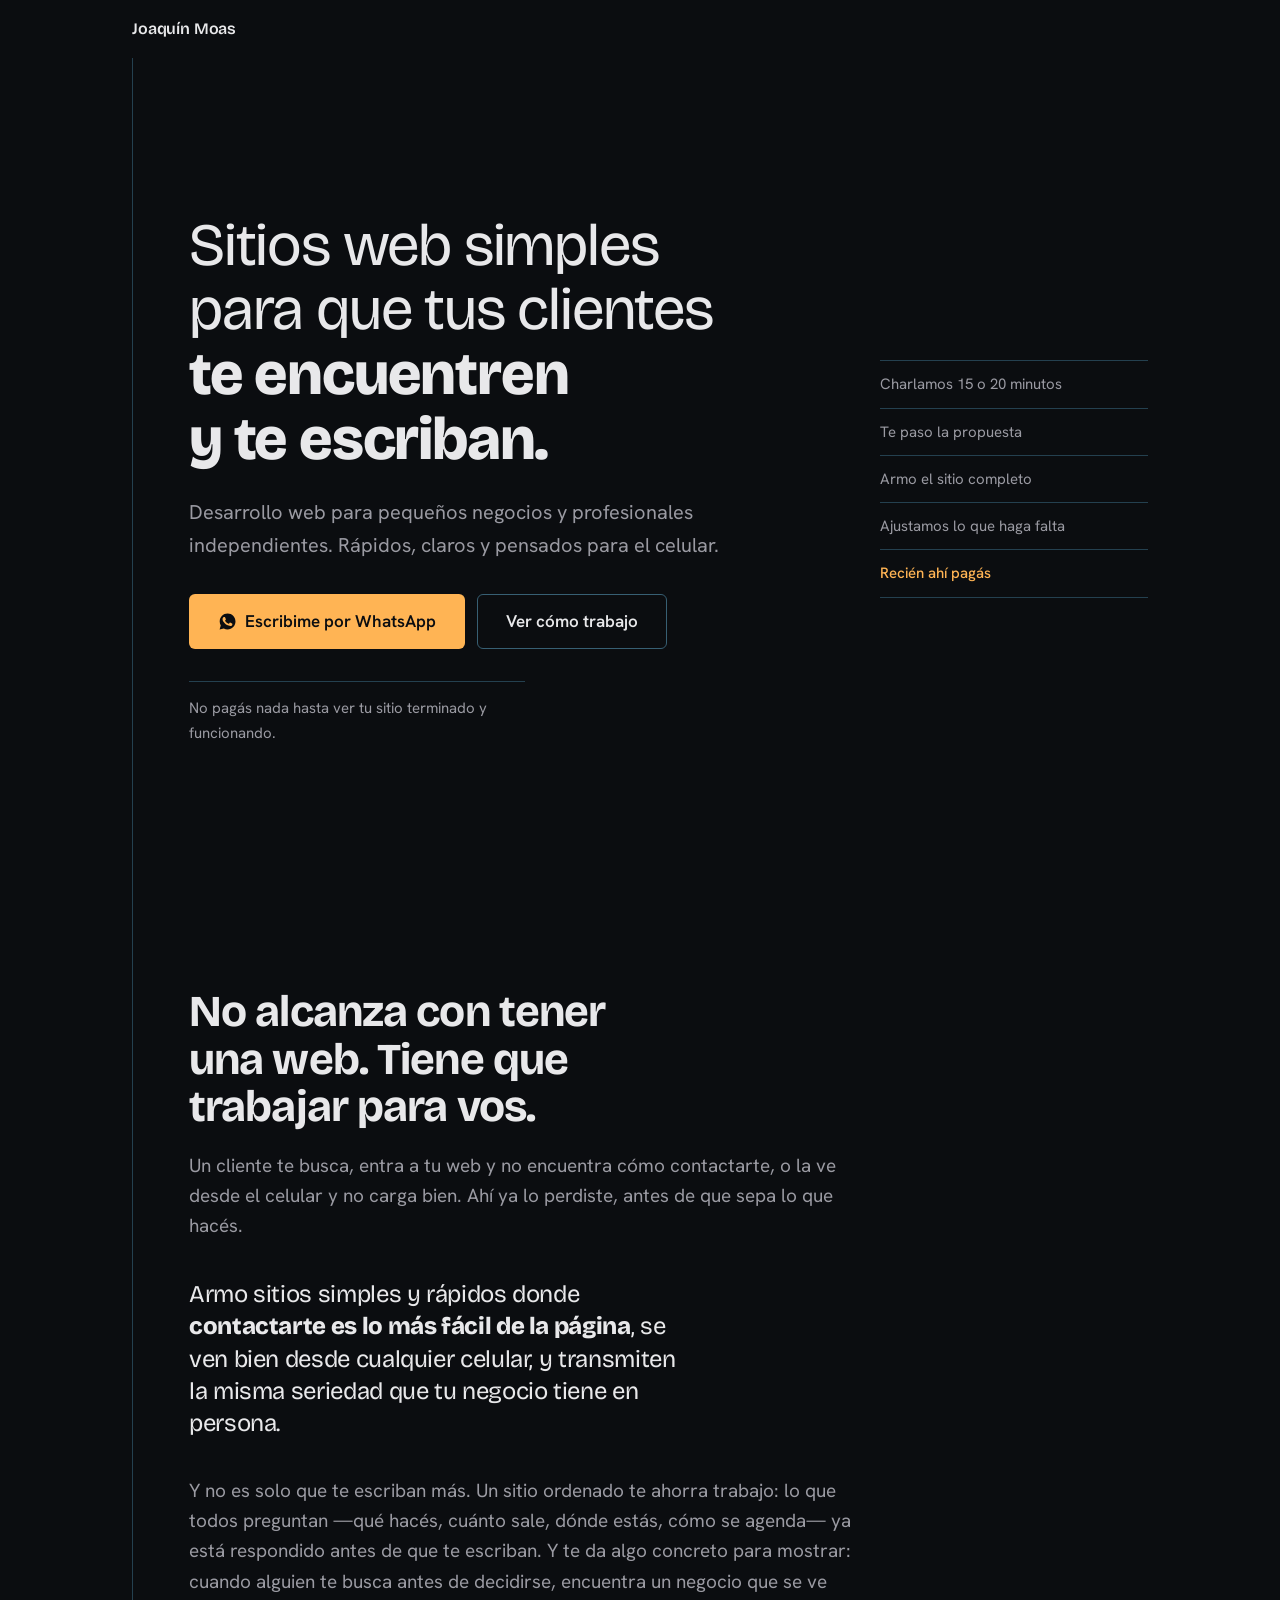
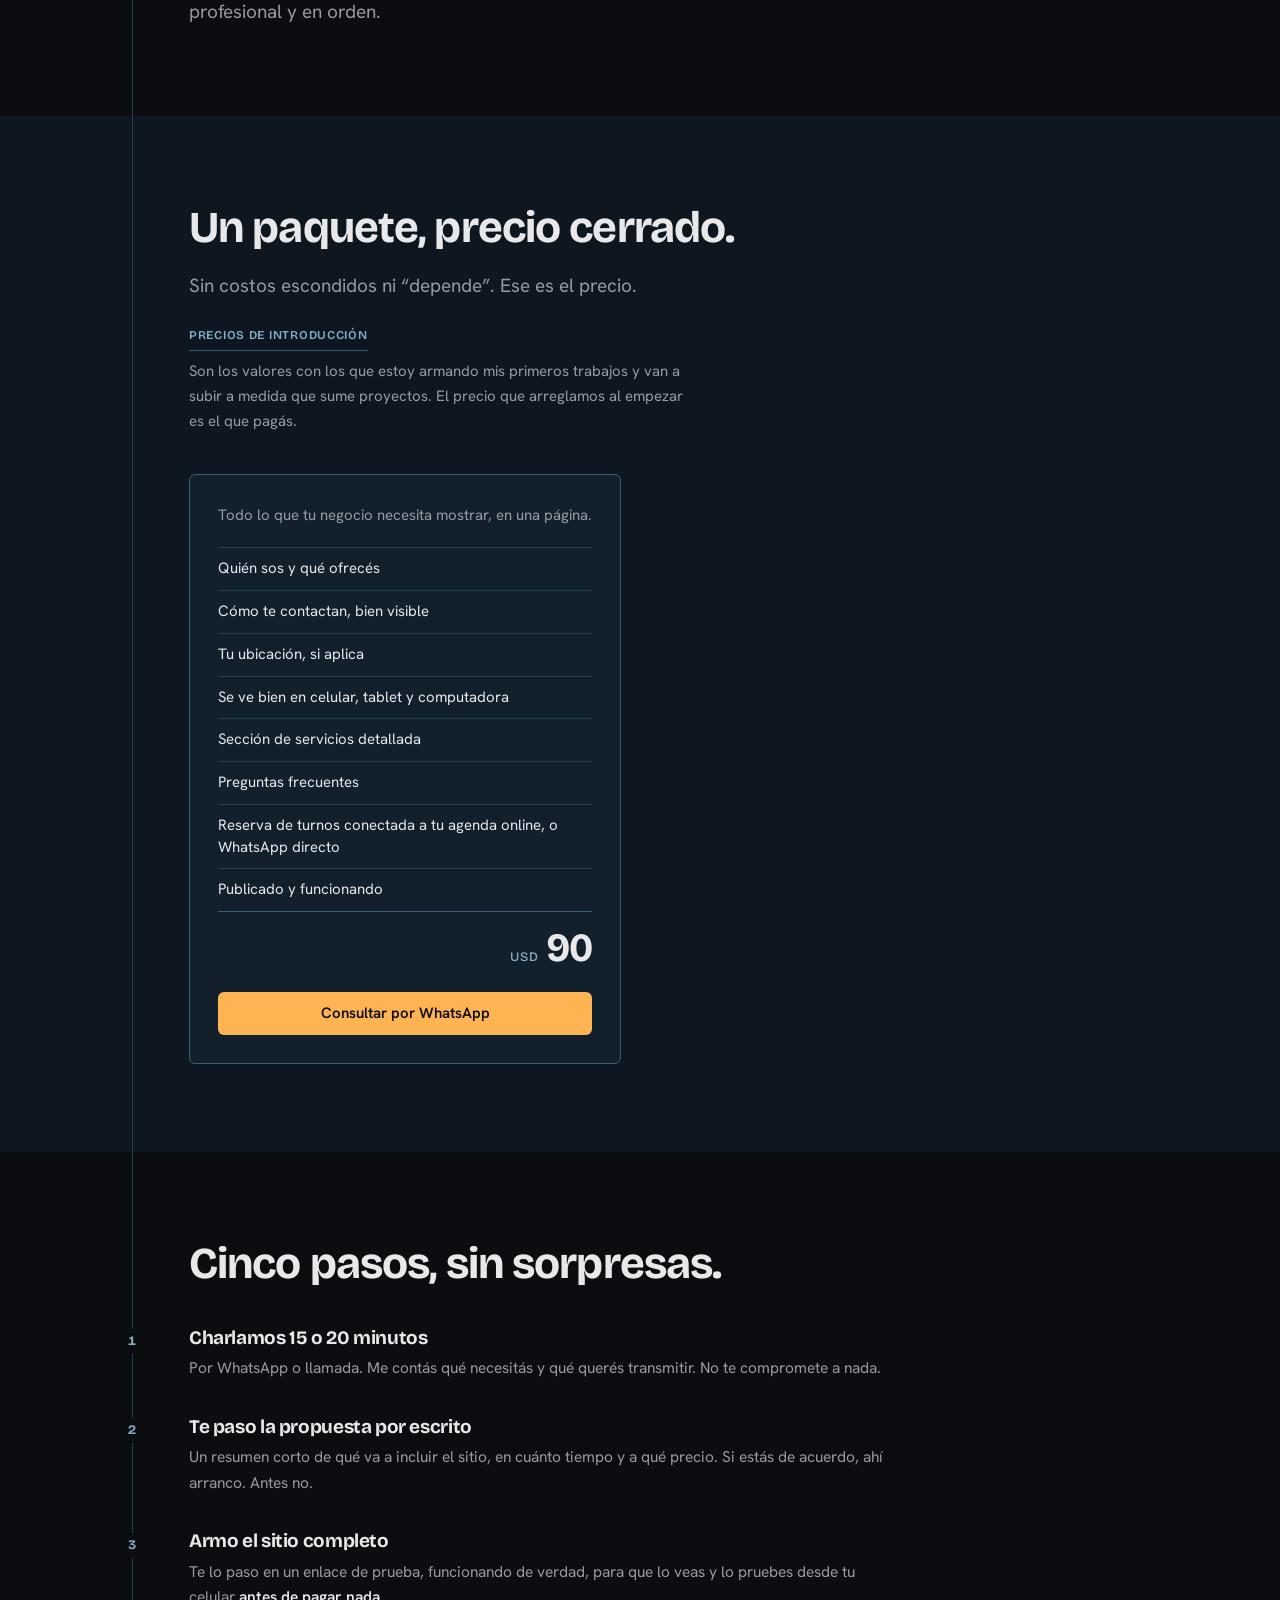
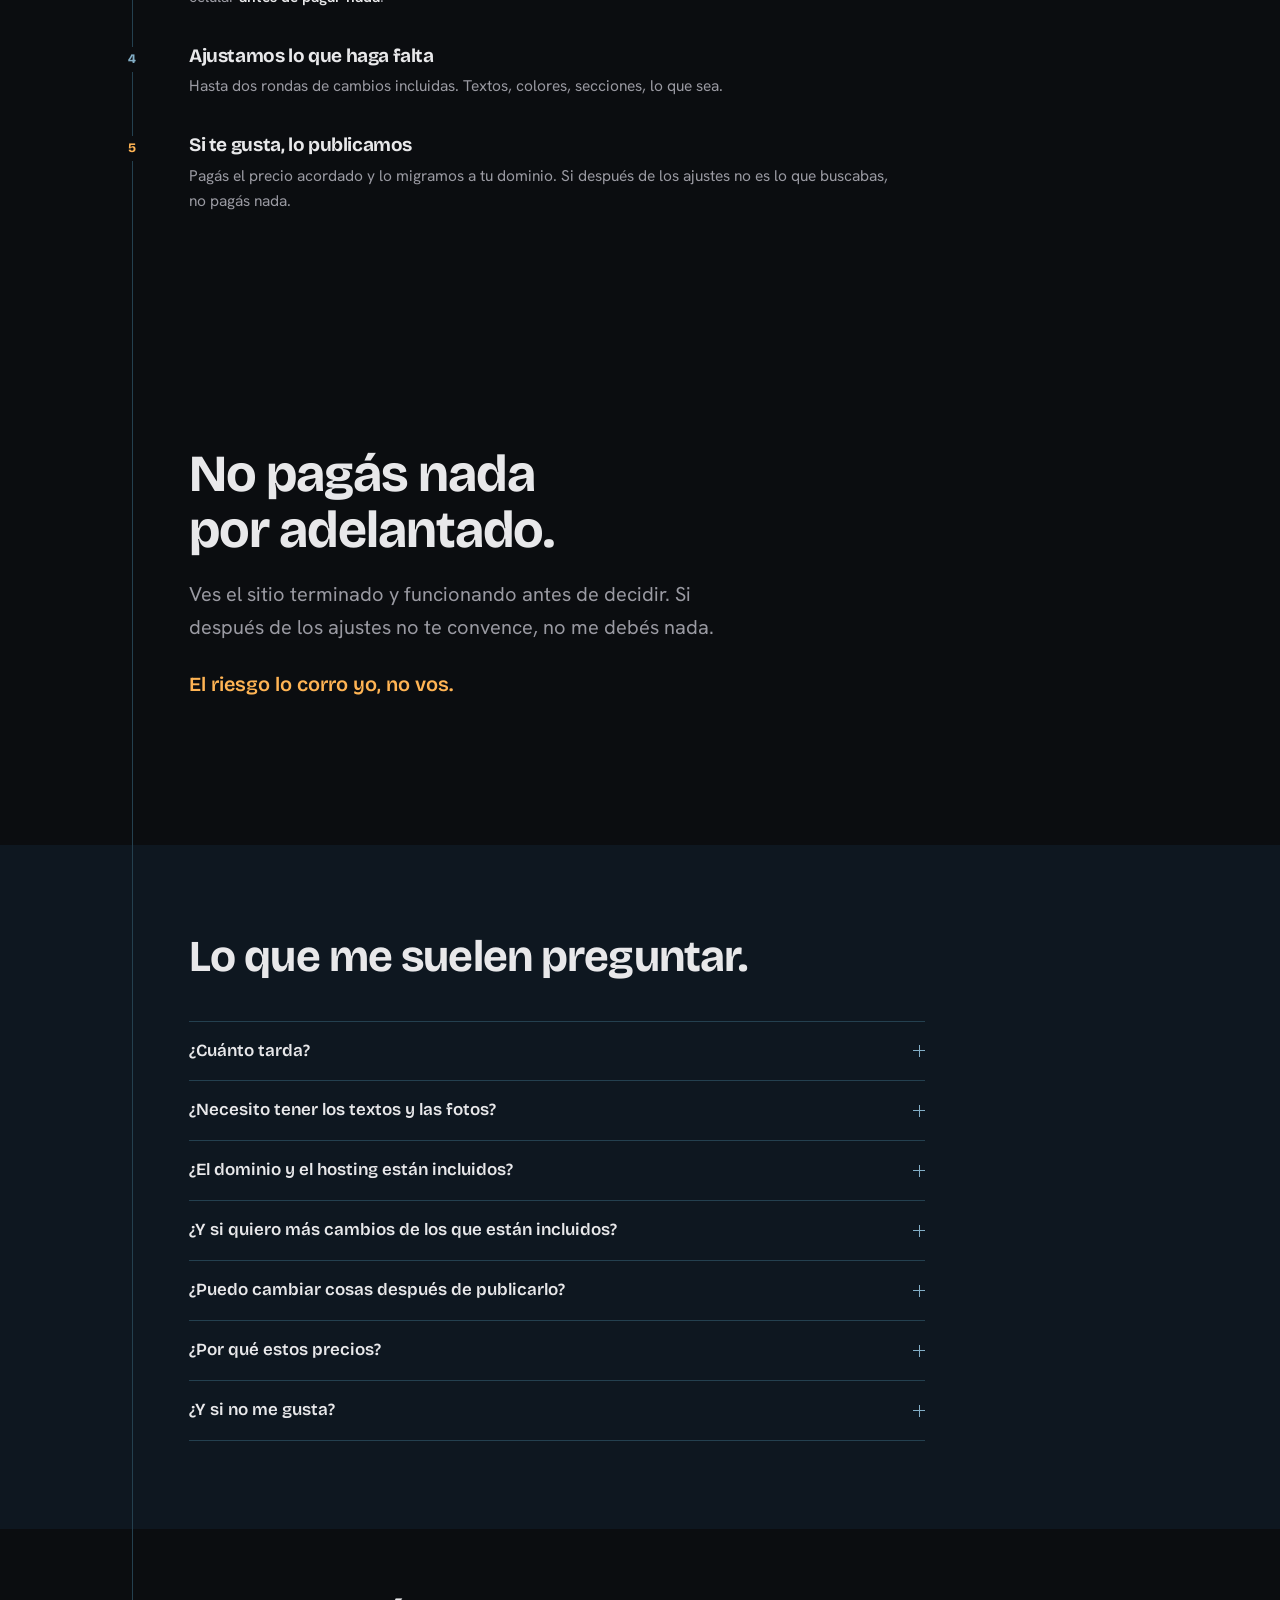
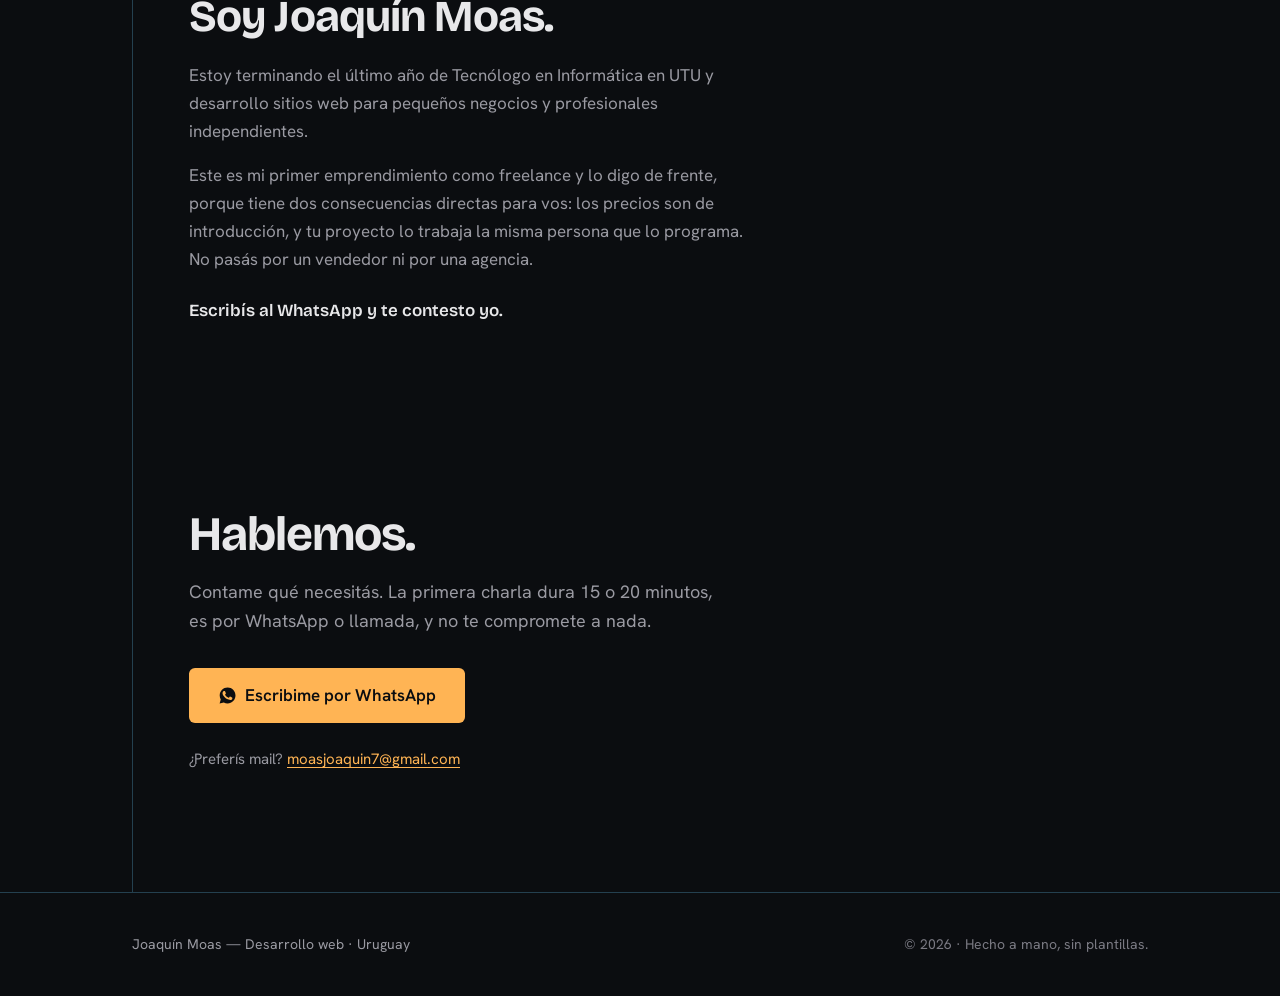
<file: index.html>
<!DOCTYPE html>
<html lang="es">
<head>
<meta charset="utf-8">
<meta name="viewport" content="width=device-width, initial-scale=1">

<title>Joaquín Moas — Desarrollo web para pequeños negocios</title>
<meta name="description" content="Sitios web simples y rápidos para pequeños negocios y profesionales independientes. Ves el sitio terminado y funcionando antes de pagar nada.">
<link rel="canonical" href="https://mosland.github.io/">
<meta name="author" content="Joaquín Moas">
<meta name="theme-color" content="#0B0D10">

<!-- Open Graph: esto es lo que se ve cuando pegás el link en WhatsApp -->
<meta property="og:type" content="website">
<meta property="og:locale" content="es_UY">
<meta property="og:site_name" content="Joaquín Moas">
<meta property="og:title" content="Joaquín Moas — Desarrollo web para pequeños negocios">
<meta property="og:description" content="Sitios web simples y rápidos. Ves el tuyo terminado y funcionando antes de pagar nada.">
<meta property="og:url" content="https://mosland.github.io/">
<meta property="og:image" content="https://mosland.github.io/assets/og-image-v3.png">
<meta property="og:image:width" content="1200">
<meta property="og:image:height" content="630">
<meta property="og:image:alt" content="Joaquín Moas — Desarrollo web para pequeños negocios y profesionales independientes">
<meta name="twitter:card" content="summary_large_image">

<link rel="icon" href="assets/favicon.svg" type="image/svg+xml">

<!-- Solo se precarga la fuente de los títulos: es la que pinta el H1 (el LCP).
     Precargar las dos haría que compitan por ancho de banda. -->
<link rel="preload" href="assets/fonts/bricolage-grotesque-latin.woff2" as="font" type="font/woff2" crossorigin>
<link rel="stylesheet" href="css/styles.css">

<!-- Acá vivía un script que marcaba <html class="js"> antes del primer pintado, para
     que las animaciones de entrada no dieran un flash. Ya no hace falta: se sacó el
     revelado al hacer scroll, que aplicaba el mismo desplazamiento a cada bloque de
     la página. Sin animación de entrada no hay flash que evitar. -->

<!-- Se queda, pero por una razón acotada: no duplica ningún texto editable salvo
     los precios. Que Google renderice algo con esto para un servicio sin dirección
     física no está verificado, así que no se justifica como "mejora el SEO".
     ⚠ PRECIOS: en este archivo el precio vive en tres lugares —priceRange y
     Offer.price acá abajo, y el total de la tarjeta en #paquetes— y los tres tienen
     que coincidir. Fuera de este archivo hay más, así que no alcanza con estos:
     el procedimiento completo está en CLAUDE.md. -->
<script type="application/ld+json">
{
  "@context": "https://schema.org",
  "@type": "ProfessionalService",
  "name": "Joaquín Moas — Desarrollo web",
  "description": "Desarrollo de sitios web para pequeños negocios y profesionales independientes. El cliente ve el sitio terminado y funcionando antes de pagar.",
  "url": "https://mosland.github.io/",
  "email": "moasjoaquin7@gmail.com",
  "telephone": "+598 98 436 346",
  "priceRange": "USD 90",
  "areaServed": { "@type": "Country", "name": "Uruguay" },
  "founder": { "@type": "Person", "name": "Joaquín Moas" },
  "hasOfferCatalog": {
    "@type": "OfferCatalog",
    "name": "Paquetes",
    "itemListElement": [
      {
        "@type": "Offer",
        "name": "Sitio web completo",
        "description": "Una página con quién sos, qué ofrecés, cómo te contactan y tu ubicación si aplica, más sección de servicios detallada, preguntas frecuentes y reserva de turnos conectada a tu agenda online, o WhatsApp directo.",
        "price": "90",
        "priceCurrency": "USD"
      }
    ]
  }
}
</script>
</head>

<body>

<a class="skip-link" href="#contenido">Saltar al contenido</a>

<!-- ══════════════════════════════════════════════════════════════════════
     HEADER
     Sin menú de navegación a propósito: en una landing de una sola página
     los links de menú son rutas de escape. Solo la marca: el CTA vive en el
     hero y en la pastilla flotante, un tercer WhatsApp acá no aportaba nada.

     Y sin position:sticky. Un header fijo que no lleva menú —solo el nombre—
     no se gana quedarse pegado: come alto de pantalla en celular, que es
     justo donde el fold tiene que llegar al botón de WhatsApp. El contacto
     siempre a mano ya lo resuelve la barra flotante. Con esto se fue también
     el backdrop-filter, que era un panel translúcido decorando nada.
     ══════════════════════════════════════════════════════════════════════ -->
<header class="site-header">
  <div class="container">
    <a class="brand" href="#contenido">Joaquín Moas</a>
  </div>
</header>

<main id="contenido">

  <!-- ══════════════════════════════════════════════════════════════════════
       HERO — un resultado, un CTA, una señal de confianza. Nada más.
       La garantía va acá arriba y no al final: sin portfolio ni testimonios,
       la reversión de riesgo es el activo de conversión más fuerte que hay.

       El título ya no lleva la segunda mitad pintada de ámbar. El énfasis lo
       hace el peso de la tipografía, no el color: el ámbar quedó reservado
       para donde de verdad está el diferencial, que es el momento del pago.
       ══════════════════════════════════════════════════════════════════════ -->
  <section class="hero">
    <div class="container">
      <div class="spine hero__inner">
        <div class="hero__main">
          <h1 class="hero__title">
            Sitios web simples para que tus clientes
            <strong>te encuentren y te escriban.</strong>
          </h1>
          <p class="hero__sub">
            Desarrollo web para pequeños negocios y profesionales independientes.
            Rápidos, claros y pensados para el celular.
          </p>

          <div class="hero__actions">
            <a class="btn btn--lg"
               href="https://wa.me/59898436346?text=Hola%20Joaqu%C3%ADn%2C%20vi%20tu%20web%20y%20me%20interesa%20armar%20un%20sitio%20para%20mi%20negocio."
               target="_blank" rel="noopener">
              <svg class="ico" viewBox="0 0 24 24" aria-hidden="true"><path d="M12.04 2C6.58 2 2.13 6.45 2.13 11.91c0 1.75.46 3.45 1.32 4.95L2 22l5.25-1.38a9.9 9.9 0 0 0 4.79 1.22h.01c5.46 0 9.91-4.45 9.91-9.91C21.96 6.45 17.5 2 12.04 2Zm5.8 14.17c-.25.69-1.43 1.32-1.97 1.36-.5.04-1.14.2-3.68-.77-3.1-1.2-5.08-4.35-5.24-4.55-.15-.2-1.24-1.65-1.24-3.15s.79-2.23 1.07-2.54c.28-.31.61-.38.81-.38s.4 0 .58.01c.19.01.44-.07.68.52.25.61.86 2.11.93 2.26.08.15.13.33.02.53-.1.2-.15.33-.3.5-.15.18-.32.39-.45.53-.15.15-.31.31-.13.61.18.3.79 1.31 1.7 2.12 1.17 1.04 2.15 1.37 2.46 1.52.3.15.48.13.66-.08.18-.2.76-.89.96-1.19.2-.3.4-.25.68-.15.28.1 1.77.84 2.08.99.3.15.5.23.58.35.07.13.07.74-.18 1.43Z"/></svg>
              Escribime por WhatsApp
            </a>
            <a class="btn btn--ghost btn--lg" href="#proceso">Ver cómo trabajo</a>
          </div>

          <p class="hero__trust">
            No pagás nada hasta ver tu sitio terminado y funcionando.
          </p>
        </div>

        <!-- Resumen del proceso, no una copia: etiquetas de tres o cuatro palabras.
             Sin numerar y sin círculos. Antes esto y la sección #proceso eran dos
             rieles numerados distintos diciendo lo mismo, cada uno con su círculo y
             su línea conectora; la numeración quedó una sola vez, en #proceso, que
             es donde el orden de verdad hay que seguirlo. Acá son renglones de una
             planilla: se leen de arriba abajo igual, sin repetir el dispositivo.
             El último va en ámbar porque ahí está el diferencial (la plata entra al
             final). Abajo de 900px se oculta: el fold de celular queda en el CTA y
             el contenido no se pierde, está entero más abajo. -->
        <ul class="hero-ledger" aria-label="Cómo trabajo, en resumen">
          <li>Charlamos 15 o 20&nbsp;minutos</li>
          <li>Te paso la propuesta</li>
          <li>Armo el sitio completo</li>
          <li>Ajustamos lo que haga falta</li>
          <li class="hero-ledger__pay">Recién ahí pagás</li>
        </ul>
      </div>
    </div>
  </section>

  <!-- ══════════════════════════════════════════════════════════════════════
       EL PROBLEMA — empatía antes de vender
       ══════════════════════════════════════════════════════════════════════ -->
  <section class="section" id="problema">
    <div class="container">
      <div class="spine">
        <h2 class="section__title">No alcanza con tener una web. Tiene que trabajar para vos.</h2>
        <p class="lead">
          Un cliente te busca, entra a tu web y no encuentra cómo contactarte, o la ve
          desde el celular y no carga bien. Ahí ya lo perdiste, antes de que sepa lo que hacés.
        </p>

        <!-- Antes esto era un recuadro con borde de 1px, radio de 14px y una tira de
             3px de color al costado. Las tres cosas juntas son la caja por defecto.
             Ahora la respuesta se destaca por lo que es —la frase central de la
             página— y lo hace con tipografía y aire, no con un marco. -->
        <p class="answer">
          Armo sitios simples y rápidos donde <strong>contactarte es lo más fácil de la
          página</strong>, se ven bien desde cualquier celular, y transmiten la misma
          seriedad que tu negocio tiene en persona.
        </p>

        <p class="lead">
          Y no es solo que te escriban más. Un sitio ordenado te ahorra trabajo: lo que todos
          preguntan —qué hacés, cuánto sale, dónde estás, cómo se agenda— ya está respondido
          antes de que te escriban. Y te da algo concreto para mostrar: cuando alguien te busca
          antes de decidirse, encuentra un negocio que se ve profesional y en orden.
        </p>
      </div>
    </div>
  </section>

  <!-- ══════════════════════════════════════════════════════════════════════
       PAQUETES
       ══════════════════════════════════════════════════════════════════════ -->
  <section class="section section--alt" id="paquetes">
    <div class="container">
      <div class="spine">
        <h2 class="section__title">Un paquete, precio cerrado.</h2>
        <p class="lead lead--tight">
          Sin costos escondidos ni “depende”. Ese es el precio.
        </p>
        <p class="launch-note">
          <span class="badge">Precios de introducción</span>
          Son los valores con los que estoy armando mis primeros trabajos y van a subir a
          medida que sume proyectos. El precio que arreglamos al empezar es el que pagás.
        </p>

        <!-- Una sola tarjeta a propósito: es decisión de negocio, no un recorte
             temporal. No volver a partirla en dos — ver CLAUDE.md. Sin nombre de
             paquete: con una sola opción, "Completo" invitaba a preguntar
             "¿completo comparado con qué?".

             Leída como presupuesto y no como tarjeta de pricing: los ítems son
             renglones de lo que incluye y el precio es el total, abajo y con una
             regla arriba. Se fueron los ✓ por ítem —el formato SaaS, que sirve
             para comparar planes y acá no hay con qué comparar— y con ellos el
             radio de 14px. El borde se queda solo en esta caja: es la única que
             de verdad delimita un trato cerrado. -->
        <article class="quote">
          <p class="quote__pitch">Todo lo que tu negocio necesita mostrar, en una página.</p>
          <ul class="quote__items">
            <li>Quién sos y qué ofrecés</li>
            <li>Cómo te contactan, bien visible</li>
            <li>Tu ubicación, si aplica</li>
            <li>Se ve bien en celular, tablet y computadora</li>
            <li>Sección de servicios detallada</li>
            <li>Preguntas frecuentes</li>
            <li>Reserva de turnos conectada a tu agenda online, o WhatsApp directo</li>
            <li>Publicado y funcionando</li>
          </ul>
          <p class="quote__total"><span class="quote__cur">USD</span>90</p>
          <!-- id: la barra fija de abajo se esconde cuando este botón está en
               pantalla. Sin esto las dos quedaban una encima de la otra. -->
          <a class="btn btn--block" id="paqueteCta"
             href="https://wa.me/59898436346?text=Hola%20Joaqu%C3%ADn%2C%20vi%20tu%20web%20y%20me%20interesa%20armar%20mi%20sitio."
             target="_blank" rel="noopener">Consultar por WhatsApp</a>
        </article>
      </div>
    </div>
  </section>

  <!-- ══════════════════════════════════════════════════════════════════════
       PROCESO — el único lugar de la página que va numerado. Los números
       cuelgan del espinazo, sin círculo y sin línea conectora propia: la
       línea vertical ya recorre la página entera y hace ese trabajo.
       ══════════════════════════════════════════════════════════════════════ -->
  <section class="section" id="proceso">
    <div class="container">
      <div class="spine">
        <h2 class="section__title">Cinco pasos, sin sorpresas.</h2>

        <ol class="steps">
          <li class="step">
            <h3 class="step__title">Charlamos 15 o 20&nbsp;minutos</h3>
            <p>Por WhatsApp o llamada. Me contás qué necesitás y qué querés transmitir.
               No te compromete a nada.</p>
          </li>
          <li class="step">
            <h3 class="step__title">Te paso la propuesta por escrito</h3>
            <p>Un resumen corto de qué va a incluir el sitio, en cuánto tiempo y a qué precio.
               Si estás de acuerdo, ahí arranco. Antes no.</p>
          </li>
          <li class="step">
            <h3 class="step__title">Armo el sitio completo</h3>
            <p>Te lo paso en un enlace de prueba, funcionando de verdad, para que lo veas
               y lo pruebes desde tu celular <strong>antes de pagar nada</strong>.</p>
          </li>
          <li class="step">
            <h3 class="step__title">Ajustamos lo que haga falta</h3>
            <p>Hasta dos rondas de cambios incluidas. Textos, colores, secciones, lo que sea.</p>
          </li>
          <li class="step step--pay">
            <h3 class="step__title">Si te gusta, lo publicamos</h3>
            <p>Pagás el precio acordado y lo migramos a tu dominio. Si después de los ajustes
               no es lo que buscabas, no pagás nada.</p>
          </li>
        </ol>
      </div>
    </div>
  </section>

  <!-- ══════════════════════════════════════════════════════════════════════
       GARANTÍA — sin recuadro con borde ámbar ni resplandor radial detrás.
       Es la sección que más peso tiene, así que se lo lleva por tamaño y por
       aire, que es lo que un documento hace con una cláusula importante.
       ══════════════════════════════════════════════════════════════════════ -->
  <section class="section section--guarantee" id="garantia">
    <div class="container">
      <div class="spine">
        <div class="guarantee">
          <h2 class="guarantee__title">No pagás nada por adelantado.</h2>
          <p class="guarantee__text">
            Ves el sitio terminado y funcionando antes de decidir. Si después de los ajustes
            no te convence, no me debés nada.
          </p>
          <p class="guarantee__kicker">El riesgo lo corro yo, no vos.</p>
        </div>
      </div>
    </div>
  </section>

  <!-- ══════════════════════════════════════════════════════════════════════
       PREGUNTAS FRECUENTES — <details> nativo, cero JavaScript
       ══════════════════════════════════════════════════════════════════════ -->
  <section class="section section--alt" id="preguntas">
    <div class="container">
      <div class="spine">
        <h2 class="section__title">Lo que me suelen preguntar.</h2>

        <div class="faq">

          <details class="qa">
            <summary>¿Cuánto tarda?</summary>
            <div class="qa__body">
              <p>Entre 5 y 10&nbsp;días desde la primera charla, según cuánto material tengas
                 listo. Si tenés apuro por una fecha puntual, decímelo y lo coordinamos.</p>
            </div>
          </details>

          <details class="qa">
            <summary>¿Necesito tener los textos y las fotos?</summary>
            <div class="qa__body">
              <p>Ayuda mucho si los tenés, pero no es obligatorio. Si no los tenés, los
                 armamos juntos a partir de la charla inicial.</p>
            </div>
          </details>

          <details class="qa">
            <summary>¿El dominio y el hosting están incluidos?</summary>
            <div class="qa__body">
              <p>El sitio te lo dejo publicado y funcionando, y eso no te lo cobro.
                 El dominio propio (por ejemplo <em>tunombre.com</em>) es opcional y
                 tiene un costo anual aparte que pagás directo al registrador: te acompaño en
                 el trámite pero no te lo cobro. Si no querés dominio propio, el sitio queda
                 igual publicado y funcionando en una dirección gratuita.</p>
            </div>
          </details>

          <details class="qa">
            <summary>¿Y si quiero más cambios de los que están incluidos?</summary>
            <div class="qa__body">
              <p>Sin problema, se cotizan aparte. Las dos rondas alcanzan en la gran mayoría
                 de los casos, pero si querés seguir puliendo te paso el precio antes de
                 tocar nada.</p>
            </div>
          </details>

          <details class="qa">
            <summary>¿Puedo cambiar cosas después de publicarlo?</summary>
            <div class="qa__body">
              <p>Sí. Las dos rondas de cambios están incluidas antes de publicar. Después,
                 los cambios chicos —un precio, un horario, un texto— los hago sin costo
                 durante el primer mes. Pasado ese mes lo vemos por cambio puntual, siempre
                 con el precio arreglado de antemano.</p>
            </div>
          </details>

          <details class="qa">
            <summary>¿Por qué estos precios?</summary>
            <div class="qa__body">
              <p>Porque son mis primeros trabajos como freelance y estoy armando mi portfolio:
                 hoy me sirve más un cliente conforme que cobrar de más. Son precios de
                 introducción y van a subir. Lo que no cambia es que ves el sitio terminado
                 antes de pagar, así que no tenés que confiar en mi palabra: lo mirás y
                 decidís.</p>
            </div>
          </details>

          <details class="qa">
            <summary>¿Y si no me gusta?</summary>
            <div class="qa__body">
              <p>No pagás. Pedís los cambios que quieras dentro de las dos rondas incluidas y,
                 si aun así no te convence, no me debés nada y ahí queda.</p>
            </div>
          </details>

        </div>
      </div>
    </div>
  </section>

  <!-- ══════════════════════════════════════════════════════════════════════
       PORTFOLIO — todavía no se muestra. La estructura y el CSS (.work-grid,
       .work) ya están resueltos: cuando existan las piezas, se descomenta
       esto, se reemplazan las imágenes y listo. Es el único lugar de la web
       donde se nombra un rubro específico.
       ══════════════════════════════════════════════════════════════════════

  <section class="section" id="trabajos">
    <div class="container">
      <div class="spine">
        <h2 class="section__title">Algunos sitios que armé.</h2>
        <div class="work-grid">
          <figure class="work">
            <img src="assets/trabajos/ejemplo.webp" alt="" width="800" height="600" loading="lazy" decoding="async">
            <figcaption>
              <h3 class="work__name">Nombre del proyecto</h3>
              <p class="work__desc">Una línea sobre qué resolvía el sitio.</p>
            </figcaption>
          </figure>
        </div>
      </div>
    </div>
  </section>

       ══════════════════════════════════════════════════════════════════════ -->

  <!-- ══════════════════════════════════════════════════════════════════════
       SOBRE MÍ
       ══════════════════════════════════════════════════════════════════════ -->
  <section class="section" id="sobre-mi">
    <div class="container">
      <div class="spine">
        <div class="about">
          <h2 class="section__title">Soy Joaquín Moas.</h2>
          <p>
            Estoy terminando el último año de Tecnólogo en Informática en UTU y desarrollo
            sitios web para pequeños negocios y profesionales independientes.
          </p>
          <p>
            Este es mi primer emprendimiento como freelance y lo digo de frente, porque tiene
            dos consecuencias directas para vos: los precios son de introducción, y tu proyecto
            lo trabaja la misma persona que lo programa. No pasás por un vendedor ni por una
            agencia.
          </p>
          <p class="about__kicker">Escribís al WhatsApp y te contesto yo.</p>
        </div>
      </div>
    </div>
  </section>

  <!-- ══════════════════════════════════════════════════════════════════════
       CONTACTO — sin formulario. WhatsApp directo + mail como alternativa.
       Sin el resplandor radial que subía desde abajo: el cierre del documento
       lo marca el fin del espinazo, no un degradado.
       ══════════════════════════════════════════════════════════════════════ -->
  <section class="section section--contact" id="contacto">
    <div class="container">
      <div class="spine">
        <div class="contact">
          <h2 class="contact__title">Hablemos.</h2>
          <p class="contact__text">
            Contame qué necesitás. La primera charla dura 15 o 20&nbsp;minutos, es por WhatsApp o
            llamada, y no te compromete a nada.
          </p>
          <!-- id: la barra fija de abajo se esconde cuando este botón está en pantalla.
               Mensaje propio: quien llega hasta acá ya leyó precios, proceso y garantía,
               así que arranca pidiendo la charla y no preguntando de cero. -->
          <a class="btn btn--lg" id="contactoCta"
             href="https://wa.me/59898436346?text=Hola%20Joaqu%C3%ADn%2C%20le%C3%AD%20tu%20web%20y%20quiero%20coordinar%20la%20charla%20para%20armar%20mi%20sitio."
             target="_blank" rel="noopener">
            <svg class="ico" viewBox="0 0 24 24" aria-hidden="true"><path d="M12.04 2C6.58 2 2.13 6.45 2.13 11.91c0 1.75.46 3.45 1.32 4.95L2 22l5.25-1.38a9.9 9.9 0 0 0 4.79 1.22h.01c5.46 0 9.91-4.45 9.91-9.91C21.96 6.45 17.5 2 12.04 2Zm5.8 14.17c-.25.69-1.43 1.32-1.97 1.36-.5.04-1.14.2-3.68-.77-3.1-1.2-5.08-4.35-5.24-4.55-.15-.2-1.24-1.65-1.24-3.15s.79-2.23 1.07-2.54c.28-.31.61-.38.81-.38s.4 0 .58.01c.19.01.44-.07.68.52.25.61.86 2.11.93 2.26.08.15.13.33.02.53-.1.2-.15.33-.3.5-.15.18-.32.39-.45.53-.15.15-.31.31-.13.61.18.3.79 1.31 1.7 2.12 1.17 1.04 2.15 1.37 2.46 1.52.3.15.48.13.66-.08.18-.2.76-.89.96-1.19.2-.3.4-.25.68-.15.28.1 1.77.84 2.08.99.3.15.5.23.58.35.07.13.07.74-.18 1.43Z"/></svg>
            Escribime por WhatsApp
          </a>
          <p class="contact__alt">
            ¿Preferís mail? <a href="mailto:moasjoaquin7@gmail.com">moasjoaquin7@gmail.com</a>
          </p>
        </div>
      </div>
    </div>
  </section>

</main>

<footer class="site-footer">
  <div class="container site-footer__inner">
    <p>Joaquín Moas — Desarrollo web · Uruguay</p>
    <p class="site-footer__meta">© <span id="year">2026</span> · Hecho a mano, sin plantillas.</p>
  </div>
</footer>

<!-- CTA flotante: solo aparece cuando no hay ningún otro CTA en pantalla.
     Barra de ancho completo en celular, botón abajo a la derecha en desktop.
     Mensaje propio y deliberadamente vago: se dispara en cualquier punto entre el
     hero y contacto, así que no se puede saber qué sección estaba leyendo. -->
<div class="floating-cta" id="floatingCta" hidden>
  <a class="btn btn--block"
     href="https://wa.me/59898436346?text=Hola%20Joaqu%C3%ADn%2C%20estoy%20viendo%20tu%20web%20y%20quer%C3%ADa%20hacerte%20una%20consulta."
     target="_blank" rel="noopener">
    <svg class="ico" viewBox="0 0 24 24" aria-hidden="true"><path d="M12.04 2C6.58 2 2.13 6.45 2.13 11.91c0 1.75.46 3.45 1.32 4.95L2 22l5.25-1.38a9.9 9.9 0 0 0 4.79 1.22h.01c5.46 0 9.91-4.45 9.91-9.91C21.96 6.45 17.5 2 12.04 2Zm5.8 14.17c-.25.69-1.43 1.32-1.97 1.36-.5.04-1.14.2-3.68-.77-3.1-1.2-5.08-4.35-5.24-4.55-.15-.2-1.24-1.65-1.24-3.15s.79-2.23 1.07-2.54c.28-.31.61-.38.81-.38s.4 0 .58.01c.19.01.44-.07.68.52.25.61.86 2.11.93 2.26.08.15.13.33.02.53-.1.2-.15.33-.3.5-.15.18-.32.39-.45.53-.15.15-.31.31-.13.61.18.3.79 1.31 1.7 2.12 1.17 1.04 2.15 1.37 2.46 1.52.3.15.48.13.66-.08.18-.2.76-.89.96-1.19.2-.3.4-.25.68-.15.28.1 1.77.84 2.08.99.3.15.5.23.58.35.07.13.07.74-.18 1.43Z"/></svg>
    Escribime por WhatsApp
  </a>
</div>

<script src="js/main.js" defer></script>
</body>
</html>
</file>
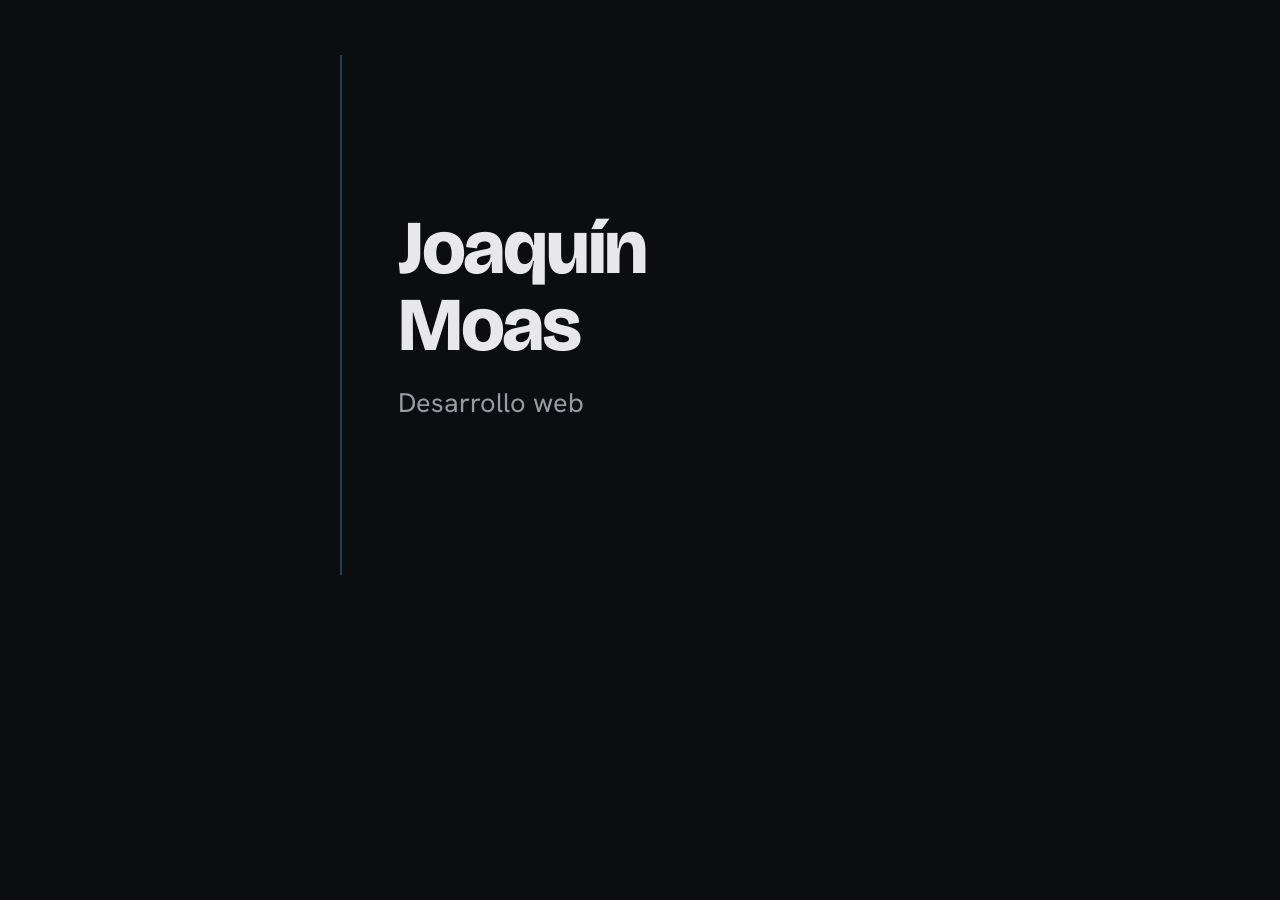
<file: tools/og-image.html>
<!DOCTYPE html>
<html lang="es">
<head>
<meta charset="utf-8">
<title>Fuente de assets/og-image-v3.png</title>
<!--
  Fuente de la imagen de Open Graph. No se publica: la renderiza
  tools/build-og.ps1 con Edge headless a 1200×630 y de ahí sale el PNG.

  POR QUÉ TODO ESTÁ EN EL CUADRADO DEL MEDIO
  WhatsApp no muestra la imagen 1200×630 entera: recorta un cuadrado al centro.
  De los 1200px de ancho sobreviven x ∈ [285, 915] —y en la práctica un poco
  menos—, así que cualquier cosa que se salga de ahí llega cortada al celular.
  Todo el contenido vive dentro de un cuadrado de 520px centrado (x ∈ [340, 860]),
  que deja aire de sobra incluso en el recorte más ajustado que se vio.
  Las alas laterales llevan sólo fondo, para que la versión completa (Facebook,
  Twitter, WhatsApp Web) siga leyéndose intencional y no vacía.

  La tarjeta de WhatsApp ya imprime og:title y og:description como texto al lado
  de la miniatura, así que la imagen no repite la frase: sólo lleva la marca.

  QUÉ CAMBIÓ EN LA v3
  Sigue el mismo sistema que el sitio después del rediseño: la marca es el
  nombre y no una "J" en un cuadrado ámbar redondeado, el espinazo aparece como
  hairline vertical a la izquierda, y se fue el resplandor radial ámbar. La
  imagen tiene que parecerse a la página que abre.

  Para revisar la zona segura: agregar la clase "guides" al <body> y abrir el
  archivo en el navegador. Se dibuja el cuadrado encima. Hay que sacarla antes
  de generar el PNG final (build-og.ps1 lo hace desde el archivo tal cual está).
-->
<style>
  @font-face {
    font-family: 'Bricolage Grotesque';
    src: url('../assets/fonts/bricolage-grotesque-latin.woff2') format('woff2');
    font-weight: 300 800;
    font-style: normal;
  }
  @font-face {
    font-family: 'Hanken Grotesk';
    src: url('../assets/fonts/hanken-grotesk-latin.woff2') format('woff2');
    font-weight: 300 800;
    font-style: normal;
  }

  /* Mismos tokens que css/styles.css. Si allá cambia la paleta, acá también:
     no hay nada que los sincronice solo. */
  :root {
    --bg:    #0B0D10;
    --line:  #24404F;
    --text:  #E8E8EA;
    --muted: #9A9AA2;
  }

  * { box-sizing: border-box; margin: 0; padding: 0; }

  html, body { width: 1200px; height: 630px; overflow: hidden; }

  body {
    position: relative;
    display: grid;
    place-items: center;
    background: var(--bg);
    font-family: 'Hanken Grotesk', system-ui, sans-serif;
    -webkit-font-smoothing: antialiased;
  }

  .safe {
    position: relative;
    width: 520px;
    height: 520px;
    display: flex;
    flex-direction: column;
    justify-content: center;
    gap: 20px;
    /* El espinazo del sitio, en chico. */
    border-left: 2px solid var(--line);
    padding-left: 56px;
  }

  .name {
    font-family: 'Bricolage Grotesque', system-ui, sans-serif;
    font-size: 76px;
    font-weight: 800;
    line-height: 1.02;
    letter-spacing: -.03em;
    color: var(--text);
  }

  .role {
    font-size: 27px;
    font-weight: 400;
    line-height: 1.3;
    color: var(--muted);
  }

  /* Regla de control, apagada por defecto. Ver el comentario de arriba. */
  .guides .safe { outline: 2px dashed rgba(255, 180, 84, .5); }
  .guides::after {
    content: '';
    position: absolute;
    top: 0;
    left: 285px;
    width: 630px;
    height: 630px;
    outline: 2px solid rgba(255, 90, 90, .55);
  }
</style>
</head>
<body>
  <div class="safe">
    <div class="name">Joaquín<br>Moas</div>
    <div class="role">Desarrollo web</div>
  </div>
</body>
</html>
</file>
<file: css/styles.css>
/* ══════════════════════════════════════════════════════════════════════════
   Joaquín Moas — hoja de estilo única
   Orden: tokens → fuentes → reset → layout → espinazo → tipografía →
          componentes → secciones → impresión

   IDEA RECTORA — la página es el presupuesto.
   Lo que diferencia el trabajo de Joaco no es el precio: es que todo se acuerda
   por escrito antes de tocar nada y no se cobra hasta verlo funcionando. El
   artefacto central de eso es la propuesta escrita del paso 2, así que la página
   se comporta como ese documento: un espinazo vertical que la recorre entera,
   renglones en vez de tarjetas, totales en vez de precios sueltos, y hairlines
   en vez de marcos. Es un vocabulario que sale de su propio proceso.
   ══════════════════════════════════════════════════════════════════════════ */

/* ── TOKENS ────────────────────────────────────────────────────────────────
   DOS COLORES CON ROLES FIJOS. No es una paleta de dos tonos: son dos registros
   que no se pisan nunca.

     · Pizarra frío  → la estructura del documento. Superficies, espinazo,
                       reglas, números de paso, etiquetas, el marcador del
                       acordeón. Nunca es accionable.
     · Ámbar #FFB454 → solo lo accionable y el momento del pago. Nada más.

   Y una regla que es la que hace que el sistema funcione: EL TEXTO DE LECTURA
   NO SE TIÑE. --text y --muted quedan neutros a propósito. Si el cuerpo también
   se va al azul, la página se vuelve monocroma fría y esto deja de leerse como
   dos colores con roles distintos: pasa a leerse como un filtro encima. La
   primera versión de esto fallaba justo por ahí, teñía el fondo y poco más.

   El ámbar además está racionado. Llegó a aparecer doce veces en una página
   (mitad del h1, badge, check, borde y resplandor de la garantía, resplandor de
   contacto, marca, riel, links, botones) y ahí dejó de ser un acento.

   Contraste verificado contra los tres fondos, todo por encima del 4.5:1 de
   WCAG AA:
                        fondo   panel   presupuesto
     --text             15.90   14.77   13.54
     --muted             6.97    6.47    5.93
     --structure         8.19    7.60    6.97
     --accent           11.03   10.25     —
   ─────────────────────────────────────────────────────────────────────── */
:root {
  /* El sitio es oscuro fijo, no conmutable. Declararlo hace que el navegador
     pinte en oscuro lo que no controla el CSS: la barra de scroll y los
     controles nativos. Sin esto quedan claros sobre el fondo negro. */
  color-scheme: dark;

  --bg:          #0B0D10;   /* casi neutro, apenas frío */
  --bg-alt:      #0E1720;   /* panel pizarra: #paquetes y #preguntas */
  --surface:     #12202B;   /* el presupuesto */

  --line:        #24404F;   /* espinazo y reglas */
  --line-strong: #375F73;

  --text:        #E8E8EA;   /* NEUTRO — no se tiñe */
  --muted:       #9A9AA2;   /* NEUTRO — no se tiñe */
  --structure:   #83AEC6;   /* números, etiquetas, marcadores */

  --accent:      #FFB454;
  --accent-dim:  #E09A3E;
  --accent-ink:  #0B0D10;   /* texto sobre el ámbar */

  --font-display: 'Bricolage Grotesque', 'Bricolage fallback', system-ui, sans-serif;
  --font-body:    'Hanken Grotesk', 'Hanken fallback', system-ui, sans-serif;

  --header-h: 58px;

  /* Ni 14px, que es el radio por defecto de cualquier tarjeta generada, ni 0,
     que es el otro default —la maqueta tipo diario con esquinas rectas— y sería
     cambiar un lugar común por otro. 6px es el 43% del radio viejo: el salto
     que se percibe está entre 3 y 6, y de 6 en adelante se empieza a leer
     "de app" sin ganar gran cosa. */
  --radius: 6px;

  --container: 1080px;
  --measure:   62ch;

  /* Separación entre el espinazo y el contenido, y ritmo vertical base. */
  --spine-gap: 1.75rem;
  --rhythm:    clamp(3.5rem, 9vw, 5.5rem);

  --ease: cubic-bezier(.22, .61, .36, 1);
}

@media (min-width: 900px) {
  :root { --spine-gap: 3.5rem; }
}

/* ── FUENTES ───────────────────────────────────────────────────────────────
   Self-hosted, subset latin (cubre ñ á é í ó ú ü ¿ ¡), variable: un archivo
   por familia con todos los pesos. Cero requests a dominios externos.

   Bricolage Grotesque para títulos: tiene eje óptico (opsz), así que los
   tamaños grandes se aprietan y ganan carácter en vez de ser el mismo dibujo
   estirado. Hanken Grotesk para el cuerpo. Antes acá estaban Space Grotesk e
   Inter, que en 2026 son literalmente las dos caras más citadas como "fuente
   de sitio generado por IA", y estaban usadas juntas.

   Las familias "fallback" ajustan las métricas de Arial para que el swap no
   mueva el layout (CLS ≈ 0). Los números salen de las métricas reales de cada
   archivo (unitsPerEm, hhea y xAvgCharWidth) contra las de Arial: si se cambia
   una fuente hay que recalcularlos, no heredarlos.
   ─────────────────────────────────────────────────────────────────────── */
@font-face {
  font-family: 'Bricolage Grotesque';
  src: url('../assets/fonts/bricolage-grotesque-latin.woff2') format('woff2');
  font-weight: 300 800;
  font-style: normal;
  font-display: swap;
  unicode-range: U+0000-00FF, U+0131, U+0152-0153, U+02BB-02BC, U+02C6, U+02DA,
                 U+02DC, U+0304, U+0308, U+0329, U+2000-206F, U+20AC, U+2122,
                 U+2191, U+2193, U+2212, U+2215, U+FEFF, U+FFFD;
}
@font-face {
  font-family: 'Hanken Grotesk';
  src: url('../assets/fonts/hanken-grotesk-latin.woff2') format('woff2');
  font-weight: 300 800;
  font-style: normal;
  font-display: swap;
  unicode-range: U+0000-00FF, U+0131, U+0152-0153, U+02BB-02BC, U+02C6, U+02DA,
                 U+02DC, U+0304, U+0308, U+0329, U+2000-206F, U+20AC, U+2122,
                 U+2191, U+2193, U+2212, U+2215, U+FEFF, U+FFFD;
}
@font-face {
  font-family: 'Bricolage fallback';
  src: local('Arial');
  size-adjust: 112.82%;
  ascent-override: 82.43%;
  descent-override: 23.93%;
  line-gap-override: 0%;
}
@font-face {
  font-family: 'Hanken fallback';
  src: local('Arial');
  size-adjust: 123.47%;
  ascent-override: 80.99%;
  descent-override: 24.54%;
  line-gap-override: 0%;
}

/* ── RESET / BASE ──────────────────────────────────────────────────────── */
*, *::before, *::after { box-sizing: border-box; }

html {
  scroll-behavior: smooth;
  /* Sin header fijo ya no hay nada que tape el destino de un ancla: alcanza
     con un poco de aire para que la sección no arranque pegada al borde. */
  scroll-padding-top: 1.5rem;
  -webkit-text-size-adjust: 100%;
}

body {
  margin: 0;
  background: var(--bg);
  color: var(--text);
  font-family: var(--font-body);
  font-size: 1rem;
  line-height: 1.65;
  font-synthesis-weight: none;
  -webkit-font-smoothing: antialiased;
  text-rendering: optimizeLegibility;
  overflow-x: hidden;
}

h1, h2, h3 {
  font-family: var(--font-display);
  font-weight: 700;
  line-height: 1.08;
  letter-spacing: -.02em;
  margin: 0;
  text-wrap: balance;
}

p { margin: 0 0 1rem; }
p:last-child { margin-bottom: 0; }

a { color: var(--accent); text-decoration-thickness: 1px; text-underline-offset: 3px; }

strong { color: var(--text); font-weight: 600; }

img { max-width: 100%; height: auto; display: block; }

ul, ol { margin: 0; padding: 0; list-style: none; }

:focus-visible {
  outline: 2px solid var(--accent);
  outline-offset: 3px;
  border-radius: 2px;
}

.skip-link {
  position: absolute;
  left: -9999px;
  top: 0;
  z-index: 100;
  background: var(--accent);
  color: var(--accent-ink);
  padding: .75rem 1.25rem;
  font-weight: 600;
  border-radius: 0 0 var(--radius) 0;
}
.skip-link:focus { left: 0; }

/* ── LAYOUT ────────────────────────────────────────────────────────────── */
.container {
  width: 100%;
  max-width: var(--container);
  margin-inline: auto;
  padding-inline: 20px;
}
@media (min-width: 640px) { .container { padding-inline: 32px; } }

/* Las secciones no llevan padding vertical propio: lo lleva el espinazo, para
   que la línea no se corte entre una sección y la siguiente. */
.section { padding-block: 0; --section-bg: var(--bg); }
.section--alt {
  background: var(--bg-alt);
  --section-bg: var(--bg-alt);
}

/* Ritmo variable. Antes todas las secciones compartían un único clamp y abrían
   igual —h2 y bajada—, así que la página era una sucesión de bloques idénticos.
   Ahora cada una pesa distinto: la garantía respira el doble porque es el
   argumento más fuerte que hay, y "sobre mí" es una nota al pie. */
.section--guarantee { --rhythm: clamp(5.5rem, 15vw, 9rem); }
.section--contact   { --rhythm: clamp(4.5rem, 12vw, 7.5rem); }
#sobre-mi           { --rhythm: clamp(2.75rem, 7vw, 4rem); }

/* ── EL ESPINAZO ───────────────────────────────────────────────────────────
   El elemento firma. Una hairline que baja por el borde izquierdo de la columna
   de contenido a lo largo de toda la página, desde el hero hasta el cierre.

   No es decoración: reemplaza tres cosas a la vez. Los dos rieles numerados
   —el del hero y el de #proceso, cada uno con su círculo y su línea conectora—
   pasan a colgar de esta única línea, y la tira de 3px que tenía el recuadro de
   respuesta deja de ser un adorno suelto. Es una resta, no una suma.

   El padding vertical vive acá y no en .section justamente para que la línea
   sea continua: los tramos de secciones contiguas se tocan.

   La línea es un pseudo-elemento y no un border-left porque un borde no se
   puede dibujar: el hero la anima con scaleY al cargar. El +1px del padding
   reemplaza el ancho que aportaba el borde, así el contenido no se corre.
   ─────────────────────────────────────────────────────────────────────── */
.spine {
  position: relative;
  padding-left: calc(var(--spine-gap) + 1px);
  padding-block: var(--rhythm);
}
.spine::before {
  content: '';
  position: absolute;
  left: 0;
  top: 0;
  bottom: 0;
  width: 1px;
  background: var(--line);
}

/* ── TIPOGRAFÍA DE SECCIÓN ─────────────────────────────────────────────────
   Sin etiquetas de sección en mayúsculas: repetían el título que tenían justo
   abajo y gastaban el ámbar en decoración. Los <h2> ya cargan la estructura.
   ─────────────────────────────────────────────────────────────────────── */
.section__title {
  font-size: clamp(1.75rem, 5.2vw, 2.75rem);
  max-width: 20ch;
  margin-bottom: 1.25rem;
}

.lead {
  font-size: clamp(1.0625rem, 2.4vw, 1.1875rem);
  color: var(--muted);
  max-width: var(--measure);
  line-height: 1.6;
}
.lead--tight { margin-bottom: 1.5rem; }

/* ── BOTONES ───────────────────────────────────────────────────────────────
   Rectángulos de radio chico, no pastillas de radio máximo: el border-radius
   100px en todo lo que es botón era una de las señales más marcadas. Y sin el
   translateY(-1px) al pasar el mouse, que es el "levantar" por defecto; el
   estado se muestra cambiando el fondo, que es lo que de verdad informa.
   ─────────────────────────────────────────────────────────────────────── */
.btn {
  --btn-bg: var(--accent);
  --btn-fg: var(--accent-ink);
  display: inline-flex;
  align-items: center;
  justify-content: center;
  gap: .5rem;
  background: var(--btn-bg);
  color: var(--btn-fg);
  font-family: var(--font-body);
  font-size: .9375rem;
  font-weight: 600;
  line-height: 1;
  padding: .8125rem 1.25rem;
  border: 1px solid transparent;
  border-radius: var(--radius);
  text-decoration: none;
  white-space: nowrap;
  cursor: pointer;
  transition: background-color .18s var(--ease), border-color .18s var(--ease),
              color .18s var(--ease);
}
.btn:hover { --btn-bg: var(--accent-dim); }

.btn--lg { font-size: 1.0625rem; padding: 1.0625rem 1.75rem; }
.btn--block { display: flex; width: 100%; }

.btn--ghost {
  --btn-bg: transparent;
  --btn-fg: var(--text);
  border-color: var(--line-strong);
}
.btn--ghost:hover {
  --btn-bg: transparent;
  --btn-fg: var(--text);
  border-color: var(--muted);
}

.ico { width: 1.125em; height: 1.125em; flex: none; fill: currentColor; }

/* ── HEADER ────────────────────────────────────────────────────────────────
   Estático, y solo el nombre. Antes era sticky con backdrop-filter: un panel
   translúcido con desenfoque, fijo, sin ningún menú adentro. Un header que no
   lleva navegación no se gana quedarse pegado, y en celular se comía alto justo
   donde el fold tiene que llegar al botón de WhatsApp. El contacto siempre a
   mano lo resuelve la barra flotante.

   La marca dejó de ser una "J" en un cuadrado ámbar redondeado —el avatar por
   defecto de cualquier plantilla— y pasó a ser el nombre, que es lo que el
   cliente después va a escribir en el WhatsApp.
   ─────────────────────────────────────────────────────────────────────── */
.site-header {
  height: var(--header-h);
  display: flex;
  align-items: center;
}

.brand {
  display: inline-block;
  color: var(--text);
  text-decoration: none;
  font-family: var(--font-display);
  font-size: 1rem;
  font-weight: 600;
  letter-spacing: -.01em;
}

/* ── HERO ──────────────────────────────────────────────────────────────────
   Acá vivía .hero::before, un resplandor radial ámbar de 900px detrás del
   título. Era el "orbe de gradiente detrás del hero" en versión ámbar, y había
   tres iguales en la página (este, el de la garantía y el de contacto). Los
   tres se fueron: la jerarquía la hacen el tamaño, el aire y el espinazo.
   ─────────────────────────────────────────────────────────────────────── */
.hero {
  display: flex;
  flex-direction: column;
  min-height: calc(100vh - var(--header-h));
  min-height: calc(100svh - var(--header-h));
}
/* El contenedor y el espinazo se estiran a todo el alto del hero, y el contenido
   se centra adentro. Si se centrara el espinazo —que es lo natural de escribir—
   la línea mide solo lo que mide el texto y queda un hueco de casi 100px antes
   de la sección siguiente, justo en el elemento cuya única gracia es no
   cortarse nunca. */
.hero > .container { flex: 1; display: flex; flex-direction: column; }
.hero .spine {
  flex: 1;
  display: flex;
  flex-direction: column;
  justify-content: center;
  padding-block: clamp(2.5rem, 7vh, 4.5rem);
}

@media (min-width: 900px) {
  .hero .spine {
    display: grid;
    /* El resumen necesita poco ancho, así que la columna del título se lleva la
       mayor parte: con menos, el h1 se partía en líneas cortas y desparejas. */
    grid-template-columns: minmax(0, 1.4fr) minmax(0, .6fr);
    /* align-content y no solo align-items: lo que hay que centrar es la fila
       entera dentro del espinazo estirado, no cada celda dentro de su fila. */
    align-content: center;
    align-items: center;
    gap: clamp(2rem, 5vw, 4rem);
  }
  .hero__inner .hero__title,
  .hero__inner .hero__sub { max-width: none; }
}

/* El énfasis lo hace el peso, no el color. Antes la segunda mitad del título
   iba pintada de ámbar, que es de los movimientos más repetidos que hay. */
.hero__title {
  font-size: clamp(2rem, 6.6vw, 3.75rem);
  font-weight: 400;
  max-width: 18ch;
  margin-bottom: 1.5rem;
}
.hero__title strong {
  display: block;
  font-weight: 800;
  color: var(--text);
}

.hero__sub {
  font-size: clamp(1.0625rem, 2.6vw, 1.25rem);
  color: var(--muted);
  max-width: 44ch;
  margin-bottom: 2rem;
}

.hero__actions {
  display: flex;
  flex-wrap: wrap;
  gap: .75rem;
  margin-bottom: 2rem;
}
@media (max-width: 479px) {
  .hero__actions { flex-direction: column; align-items: stretch; }
  .hero__actions .btn { width: 100%; }
}

/* Nota al pie del hero. Antes llevaba un check ámbar al costado; ahora se apoya
   en una hairline, que es como un documento marca una aclaración. */
.hero__trust {
  border-top: 1px solid var(--line);
  padding-top: .875rem;
  font-size: .9375rem;
  color: var(--muted);
  max-width: 42ch;
  margin: 0;
}

/* ── RESUMEN DEL PROCESO EN EL HERO ────────────────────────────────────────
   Renglones de planilla, sin numerar. Antes esto y #proceso eran dos rieles
   numerados distintos diciendo lo mismo, cada uno con círculo y línea
   conectora. La numeración quedó una sola vez, en #proceso, que es donde el
   orden de verdad hay que seguirlo; acá alcanza con que se lea de arriba abajo.
   Se oculta abajo de 900px: en celular el fold tiene que quedar en el CTA, y el
   detalle completo está más abajo.
   ─────────────────────────────────────────────────────────────────────── */
.hero-ledger { display: none; }

@media (min-width: 900px) {
  .hero-ledger { display: block; }
  .hero-ledger li {
    padding-block: .8125rem;
    border-top: 1px solid var(--line);
    font-size: .9375rem;
    line-height: 1.35;
    color: var(--muted);
  }
  .hero-ledger li:last-child { border-bottom: 1px solid var(--line); }

  /* El único renglón en ámbar de todo el hero: acá entra la plata. */
  .hero-ledger li.hero-ledger__pay { color: var(--accent); font-weight: 500; }
}

/* ── EL PROBLEMA ───────────────────────────────────────────────────────────
   .answer era un recuadro con borde de 1px, radio de 14px y una tira de 3px de
   color al costado: tres señales apiladas en una sola caja. Ahora es lo que en
   realidad es —la frase central de la página— y se destaca con tipografía y
   aire, no con un marco.
   ─────────────────────────────────────────────────────────────────────── */
.answer {
  margin-block: 2.25rem;
  font-family: var(--font-display);
  font-size: clamp(1.1875rem, 3vw, 1.5rem);
  font-weight: 400;
  line-height: 1.35;
  letter-spacing: -.015em;
  color: var(--text);
  max-width: 34ch;
}
.answer strong { font-weight: 800; }

/* ── PAQUETE ───────────────────────────────────────────────────────────────
   El badge era una pastilla con fondo teñido, borde ámbar y versalitas
   espaciadas: el badge canónico de cualquier landing generada. Ahora es una
   etiqueta chica sobre una hairline. Dice exactamente lo mismo.
   ─────────────────────────────────────────────────────────────────────── */
.launch-note {
  font-size: .9375rem;
  color: var(--muted);
  max-width: var(--measure);
}
.badge {
  display: block;
  width: fit-content;
  margin-bottom: .5rem;
  padding-bottom: .3125rem;
  border-bottom: 1px solid var(--line-strong);
  color: var(--structure);
  font-family: var(--font-display);
  font-size: .75rem;
  font-weight: 600;
  letter-spacing: .06em;
  text-transform: uppercase;
}

/* Una sola tarjeta a propósito: es decisión de negocio, no un recorte temporal.
   No volver a partirla en dos — ver CLAUDE.md.

   Leída como presupuesto y no como tarjeta de pricing: los ítems son renglones
   de lo que incluye y el precio es el total, abajo y con la regla del último
   renglón encima. Se fueron los ✓ por ítem —formato SaaS, que sirve para
   comparar planes y acá no hay con qué comparar— y el centrado, que en una
   página alineada a la izquierda cantaba a plantilla. El borde se queda solo en
   esta caja: es la única que de verdad delimita un trato cerrado. */
.quote {
  margin-top: 2.5rem;
  max-width: 27rem;
  padding: clamp(1.25rem, 4vw, 1.75rem);
  background: var(--surface);
  border: 1px solid var(--line-strong);
  border-radius: var(--radius);
}
.quote__pitch {
  color: var(--muted);
  font-size: .9375rem;
  margin-bottom: 1.25rem;
}
.quote__items { border-top: 1px solid var(--line); }
.quote__items li {
  padding-block: .625rem;
  border-bottom: 1px solid var(--line);
  font-size: .9375rem;
  line-height: 1.45;
}
/* La regla del total: más marcada que las de los renglones. */
.quote__items li:last-child { border-bottom-color: var(--line-strong); }

.quote__total {
  display: flex;
  align-items: baseline;
  justify-content: flex-end;
  gap: .5rem;
  margin: 1rem 0 1.5rem;
  font-family: var(--font-display);
  font-size: clamp(2rem, 6vw, 2.5rem);
  font-weight: 700;
  line-height: 1;
  letter-spacing: -.03em;
  font-variant-numeric: tabular-nums;
}
.quote__cur {
  font-size: .8125rem;
  font-weight: 500;
  color: var(--structure);
  letter-spacing: .06em;
}

/* ── PROCESO ───────────────────────────────────────────────────────────────
   El único lugar numerado de la página. Los números cuelgan del espinazo, sin
   círculo y sin línea conectora propia: la línea vertical ya recorre todo y
   hace ese trabajo. El fondo del número corta la línea, que es lo que da la
   sensación de hito sin dibujar una pastilla.
   ─────────────────────────────────────────────────────────────────────── */
.steps {
  counter-reset: step;
  margin-top: 2.5rem;
  max-width: 44rem;
}
.step {
  counter-increment: step;
  position: relative;
  padding-bottom: 2.25rem;
}
.step:last-child { padding-bottom: 0; }

.step::before {
  content: counter(step);
  position: absolute;
  top: .1em;
  /* Espeja el padding-left del espinazo —el +1px incluido— para caer justo sobre
     la línea. Si acá queda solo --spine-gap, el número se corre un píxel. */
  left: calc((var(--spine-gap) + 1px) * -1);
  translate: -50% 0;
  padding-block: .375rem;
  padding-inline: .5rem;
  background: var(--section-bg);
  font-family: var(--font-display);
  font-size: .8125rem;
  font-weight: 700;
  line-height: 1;
  color: var(--structure);
  font-variant-numeric: tabular-nums;
}
/* El paso donde entra la plata, que es el diferencial. VA DESPUÉS de la regla de
   arriba a propósito: si se escribe antes, el pizarra de .step::before se lo
   lleva puesto y el paso 5 pierde el ámbar. Pasó en una prueba. */
.step--pay::before { color: var(--accent); }

.step__title { font-size: 1.1875rem; margin-bottom: .4375rem; }
.step p { color: var(--muted); font-size: .96875rem; }

/* ── GARANTÍA ──────────────────────────────────────────────────────────────
   Antes era un recuadro con borde ámbar, radio de 14px y un resplandor radial
   adentro. Ahora no tiene caja: el peso se lo lleva por tamaño y por aire —la
   sección respira casi el doble que las demás—, que es lo que un documento hace
   con la cláusula que más importa.
   ─────────────────────────────────────────────────────────────────────── */
.guarantee__title {
  font-size: clamp(1.875rem, 6vw, 3.25rem);
  max-width: 16ch;
  margin-bottom: 1.25rem;
}
.guarantee__text {
  font-size: clamp(1.0625rem, 2.4vw, 1.25rem);
  color: var(--muted);
  max-width: 48ch;
}
.guarantee__kicker {
  font-family: var(--font-display);
  font-size: clamp(1.0625rem, 2.4vw, 1.25rem);
  font-weight: 600;
  color: var(--accent);
  margin-top: 1.5rem;
  margin-bottom: 0;
}

/* ── PREGUNTAS FRECUENTES ──────────────────────────────────────────────────
   El marcador es un + que se convierte en − animando el background-size de la
   barra vertical. Dos hairlines cruzadas, mismo vocabulario que el resto.
   ─────────────────────────────────────────────────────────────────────── */
.faq {
  margin-top: 2.5rem;
  max-width: 46rem;
  border-top: 1px solid var(--line);
}
.qa { border-bottom: 1px solid var(--line); }

.qa summary {
  display: flex;
  align-items: center;
  justify-content: space-between;
  gap: 1rem;
  padding: 1.125rem 0;
  font-family: var(--font-display);
  font-size: clamp(1rem, 2.3vw, 1.0625rem);
  font-weight: 600;
  line-height: 1.35;
  color: var(--text);
  cursor: pointer;
  list-style: none;
  transition: color .18s var(--ease);
}
.qa summary::-webkit-details-marker { display: none; }
.qa summary:hover { color: var(--accent); }

.qa summary::after {
  content: '';
  flex: none;
  width: 12px;
  height: 12px;
  color: var(--structure);
  background-image:
    linear-gradient(currentColor, currentColor),
    linear-gradient(currentColor, currentColor);
  background-repeat: no-repeat;
  background-position: center, center;
  background-size: 12px 1px, 1px 12px;
  transition: background-size .22s var(--ease);
}
.qa[open] summary::after { background-size: 12px 1px, 1px 0; }

.qa__body {
  padding-bottom: 1.25rem;
  color: var(--muted);
  font-size: .96875rem;
  max-width: var(--measure);
}

/* ── TRABAJOS (listo para cuando existan piezas reales) ────────────────────
   Mismo sistema que el resto: sin borde ni radio grande, la pieza se separa por
   el escalón de fondo y por el aire. Si cambia el sistema, cambia acá también.
   ─────────────────────────────────────────────────────────────────────── */
.work-grid {
  display: grid;
  gap: 2rem;
  margin-top: 2.5rem;
}
@media (min-width: 720px) { .work-grid { grid-template-columns: repeat(2, 1fr); } }

.work { margin: 0; }
.work img {
  width: 100%;
  aspect-ratio: 4 / 3;
  object-fit: cover;
  border-radius: var(--radius);
}
.work figcaption { padding-top: .875rem; }
.work__name { font-size: 1.0625rem; margin-bottom: .3125rem; }
.work__desc { color: var(--muted); font-size: .9375rem; margin: 0; }

/* ── SOBRE MÍ ──────────────────────────────────────────────────────────── */
.about { max-width: var(--measure); }
.about > p { color: var(--muted); font-size: clamp(1rem, 2.2vw, 1.0625rem); }
.about .about__kicker {
  font-family: var(--font-display);
  font-weight: 600;
  color: var(--text);
  font-size: 1.0625rem;
  margin-top: 1.5rem;
}

/* ── CONTACTO ──────────────────────────────────────────────────────────────
   Sin el resplandor radial que subía desde abajo, y alineado a la izquierda
   como todo el resto: un bloque centrado dentro de una página alineada a la
   izquierda era el cierre de plantilla. El documento termina donde termina
   el espinazo.
   ─────────────────────────────────────────────────────────────────────── */
.contact { max-width: 34rem; }
.contact__title {
  font-size: clamp(2rem, 6vw, 3rem);
  margin-bottom: 1rem;
}
.contact__text {
  color: var(--muted);
  font-size: clamp(1rem, 2.3vw, 1.125rem);
  margin-bottom: 2rem;
}
.contact__alt {
  margin-top: 1.5rem;
  margin-bottom: 0;
  font-size: .9375rem;
  color: var(--muted);
}
@media (max-width: 479px) { .contact .btn--lg { display: flex; width: 100%; } }

/* ── FOOTER ────────────────────────────────────────────────────────────── */
.site-footer {
  border-top: 1px solid var(--line);
  padding-block: 2.5rem;
  font-size: .875rem;
  color: var(--muted);
}
.site-footer__inner {
  display: flex;
  flex-wrap: wrap;
  gap: .375rem 1.5rem;
  justify-content: space-between;
}
.site-footer p { margin: 0; }
/* Venía en #6E6E77, que contra el fondo (--bg, #0B0D10) da 3.85:1 y no llega al
   4.5:1 que pide WCAG AA para texto de este tamaño. Era el único color del sitio
   que no cumplía. #7A7A83 da 4.58:1 y sigue leyéndose como secundario.
   ⚠ Son 0,08 de margen sobre el mínimo: cualquier retoque a este color o al fondo
   lo vuelve a bajar de AA, así que si tocás alguno de los dos, medí de nuevo. */
.site-footer__meta { color: #7A7A83; }

/* ── CTA FLOTANTE ──────────────────────────────────────────────────────────
   Corre en todos los anchos: es el único contacto permanente que hay, ahora que
   el header no está fijo. Barra de ancho completo en celular, botón suelto
   abajo a la derecha en desktop.
   ─────────────────────────────────────────────────────────────────────── */
.floating-cta {
  position: fixed;
  left: 0;
  right: 0;
  bottom: 0;
  z-index: 60;
  padding: .75rem 20px calc(.75rem + env(safe-area-inset-bottom));
  background: var(--bg);
  border-top: 1px solid var(--line);
  transform: translateY(110%);
  /* visibility, además del transform: fuera de pantalla el link tampoco tiene
     que recibir el foco al tabular. Se apaga recién al terminar la salida. */
  visibility: hidden;
  transition: transform .28s var(--ease), visibility 0s linear .28s;
}
.floating-cta.is-visible {
  transform: translateY(0);
  visibility: visible;
  transition: transform .28s var(--ease), visibility 0s;
}
.floating-cta[hidden] { display: none; }

@media (min-width: 700px) {
  .floating-cta {
    left: auto;
    right: 24px;
    bottom: 24px;
    padding: 0;
    background: none;
    border-top: 0;
    /* el offset de 24px entra en el transform, si no asoma el borde al ocultarse */
    transform: translateY(calc(110% + 24px));
  }
  .floating-cta.is-visible { transform: translateY(0); }
  /* el ancla trae .btn--block (100%): suelto tiene que medir su contenido */
  .floating-cta .btn { width: auto; box-shadow: 0 8px 24px rgba(0, 0, 0, .5); }
}

/* ── MOVIMIENTO ────────────────────────────────────────────────────────────
   Un solo momento orquestado, al cargar, y solo en el hero. NADA al hacer
   scroll: acá vivía .reveal, que le aplicaba el mismo translateY(14px) y la
   misma duración a cada bloque de la página, y esa uniformidad es una de las
   señales más reconocibles de página generada.

   La secuencia cuenta algo: primero se traza el espinazo —el documento se
   escribe— y recién después entra lo que cuelga de él, escalonado por rol.
   Termina a los 0,9s y no se vuelve a mover nada en toda la página.

   Es CSS puro, sin JavaScript. Por eso no hace falta el script anti-flash que
   había antes en el <head>, y por eso la entrada corre igual con JS desactivado.

   EL TÍTULO ANIMA transform Y NO OPACIDAD, A PROPÓSITO. Es el elemento del LCP:
   si arranca en opacity 0, el navegador no lo cuenta como pintado y la métrica
   se va atrás toda la animación. Moviéndolo con transform, se pinta en el
   primer frame y la métrica no se entera.
   ─────────────────────────────────────────────────────────────────────── */
@media (prefers-reduced-motion: no-preference) {
  .hero .spine::before {
    transform-origin: top;
    animation: espinazo .6s var(--ease) both;
  }
  .hero__title   { animation: sube  .5s var(--ease) both; }
  .hero__sub     { animation: entra .5s var(--ease) .10s both; }
  .hero__actions { animation: entra .5s var(--ease) .18s both; }
  .hero__trust   { animation: entra .5s var(--ease) .26s both; }

  .hero-ledger li { animation: entra .45s var(--ease) both; }
  .hero-ledger li:nth-child(1) { animation-delay: .30s; }
  .hero-ledger li:nth-child(2) { animation-delay: .34s; }
  .hero-ledger li:nth-child(3) { animation-delay: .38s; }
  .hero-ledger li:nth-child(4) { animation-delay: .42s; }
  .hero-ledger li:nth-child(5) { animation-delay: .46s; }
}

@keyframes espinazo { from { transform: scaleY(0); }        to { transform: scaleY(1); } }
@keyframes sube     { from { transform: translateY(10px); } to { transform: none; } }
@keyframes entra    { from { opacity: 0; transform: translateY(10px); }
                      to   { opacity: 1; transform: none; } }

/* El resto del movimiento del sitio es la barra flotante, que informa un cambio
   de estado real, y las transiciones de hover y del acordeón. */
@media (prefers-reduced-motion: reduce) {
  html { scroll-behavior: auto; }
  *, *::before, *::after {
    animation-duration: .01ms !important;
    animation-iteration-count: 1 !important;
    transition-duration: .01ms !important;
  }
}

/* ── IMPRESIÓN ─────────────────────────────────────────────────────────── */
@media print {
  .site-header, .floating-cta { display: none !important; }
  body { background: #fff; color: #000; }
  .hero { min-height: 0; }
  .spine { padding-left: 0; padding-block: 1.5rem; }
  .spine::before { display: none; }
}
</file>
